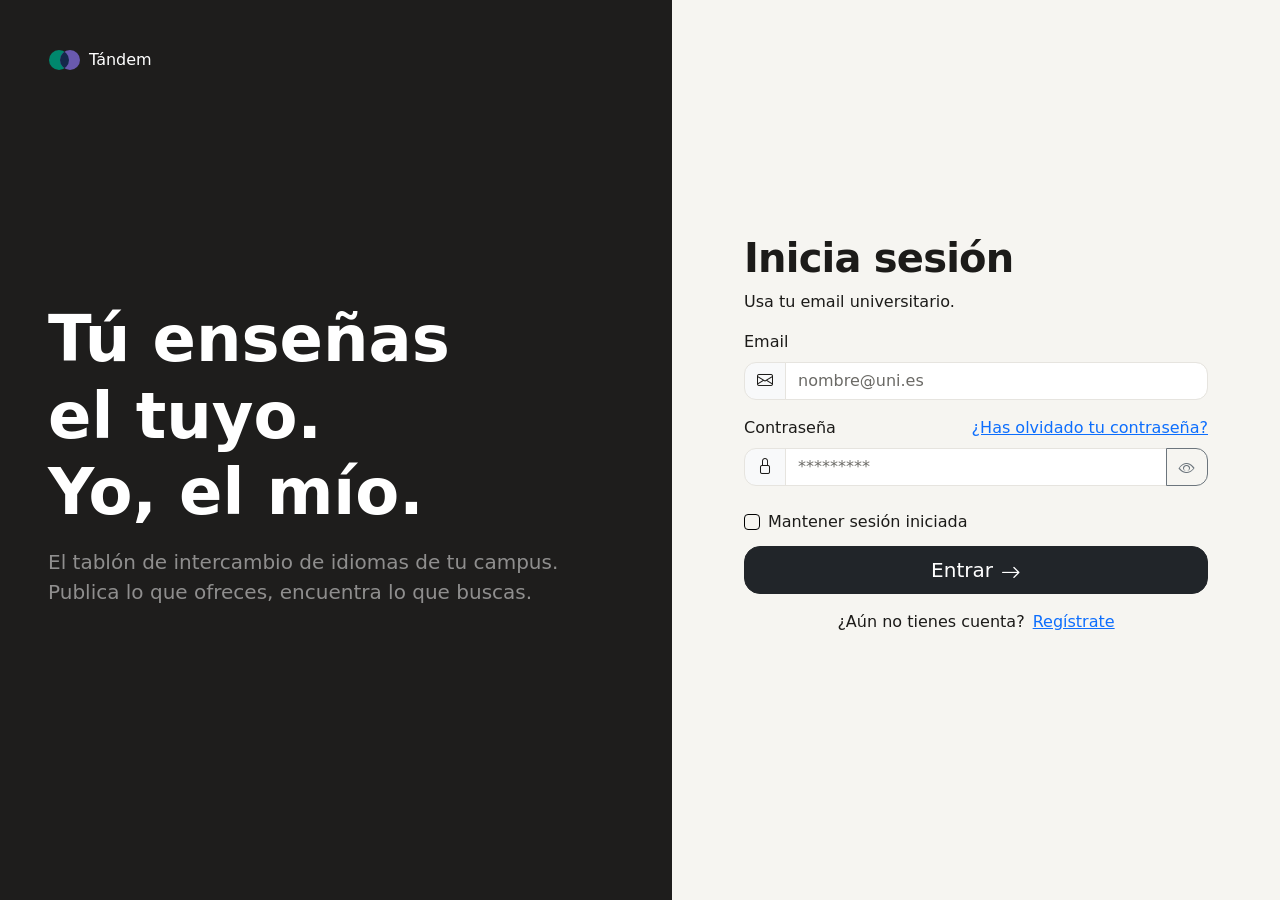
<file: index.html>
<!DOCTYPE html>
<html lang="es">
<head>
	<meta charset="UTF-8">
	<meta name="viewport" content="width=device-width, initial-scale=1.0">
	<title>Tándem</title>
	<meta http-equiv="refresh" content="0; url=src/login.html">
	<link rel="canonical" href="src/login.html">
</head>
<body>
	<p>Redirigiendo… Si no ocurre automáticamente, <a href="src/login.html">entra aquí</a>.</p>
</body>
</html>
</file>
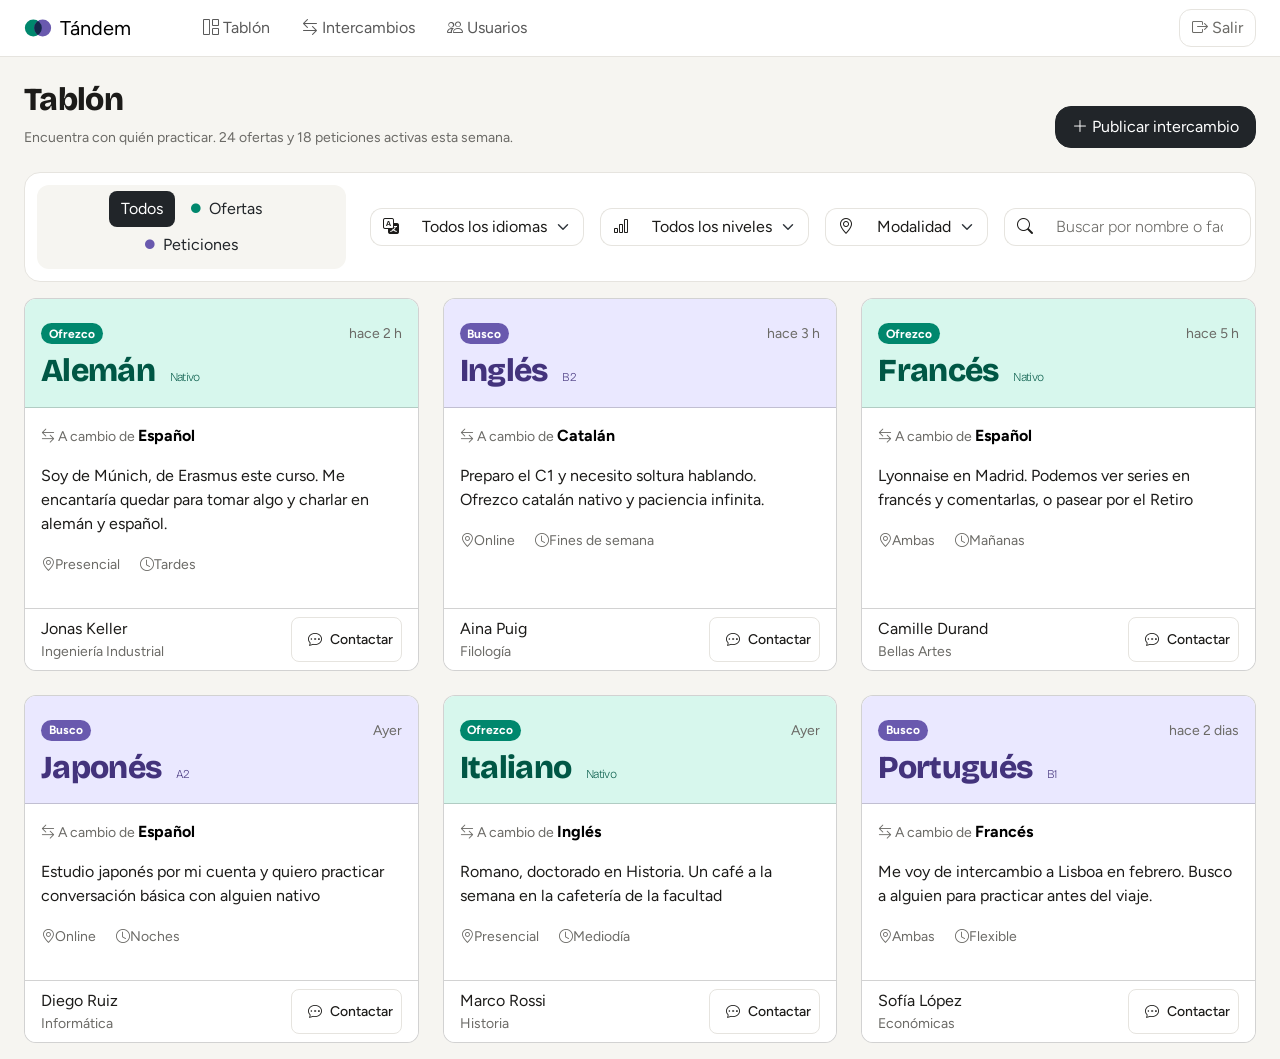
<file: src/dashboard.html>
<!DOCTYPE html>
<html lang="es">
<head>
	<meta charset="UTF-8">
	<meta name="viewport" content="width=device-width, initial-scale=1.0">
	<title>Tablón · Tándem</title>
	<link rel="preconnect" href="https://fonts.googleapis.com">
	<link rel="preconnect" href="https://fonts.gstatic.com" crossorigin>
	<link href="https://fonts.googleapis.com/css2?family=Bricolage+Grotesque:opsz,wght@12..96,600;12..96,800&family=Figtree:wght@400;500;600&display=swap" rel="stylesheet">
	<link href="https://cdn.jsdelivr.net/npm/bootstrap@5.3.7/dist/css/bootstrap.min.css" rel="stylesheet" integrity="sha384-LN+7fdVzj6u52u30Kp6M/trliBMCMKTyK833zpbD+pXdCLuTusPj697FH4R/5mcr" crossorigin="anonymous">
	<link href="https://cdn.jsdelivr.net/npm/bootstrap-icons@1.13.2/font/bootstrap-icons.min.css" rel="stylesheet">
	<link href="../css/base.css" rel="stylesheet">
	<link href="../css/dashboard.css" rel="stylesheet">
	<script type="module" src="../js/dashboard.js"></script>
</head>
<body>
	<header class="navbar navbar-expand-lg sticky-top bg-white border-bottom">
		<div class="container-fluid px-4">
			<a class="navbar-brand d-flex align-items-center  gap-2" href="dashboard.html">
				<img src="../media/logo.svg" alt="" width="28" height="28">
				Tándem
			</a>
			<button class="navbar-toggler" type="button"
					data-bs-toggle="collapse"
					data-bs-target="#mainMenu"
					aria-controls="mainMenu"
					aria-expanded="false"
					aria-label="Abrir menu">
				<span class="navbar-toggler-icon"></span>
			</button>
			<div id="mainMenu" class="collapse navbar-collapse">
				<nav class="ms-lg-5">
					<ul class="navbar-nav gap-lg-3">
						<li class="nav-item"><a class="nav-link" href="./dashboard.html" aria-current="page">
							<i class="bi bi-grid-1x2" aria-hidden="true"></i>
								Tablón
							</a></li>
						<li class="nav-item"><a class="nav-link" href="./intercambios.html">
							<i class="bi bi-arrow-left-right" aria-hidden="true"></i>
								Intercambios
							</a></li>
						<li class="nav-item"><a class="nav-link" href="./usuarios.html">
							<i class="bi bi-people" aria-hidden="true"></i>
								Usuarios
							</a></li>
					</ul>
				</nav>
				<div class="d-flex ms-lg-auto align-items-center gap-lg-3">
					<span id="user-chip" class="d-none d-flex border rounded-5 shadow-sm p-2">
						<span id="user-initials" class="p-1 bg-black text-white rounded-circle"></span>
						<span id="user-email" class="p-1 small"></span>
					</span>
					<a href="./login.html" class="btn btn-logout">
					<i class="bi bi-box-arrow-right" aria-hidden="true"></i>
						Salir
					</a>
				</div>	
			</div>
		</div>
	</header>

	<main class="px-4 pt-4">
		<header class="d-lg-flex align-items-center justify-content-between mb-4">
			<div>
				<h1 class="fs-2 mb-2">Tablón</h1>
				<p class="text-body-secondary small mb-0">Encuentra con quién practicar. 24 ofertas y 18 peticiones activas esta semana.</p>
			</div>
			<button type="button" class="btn btn-dark py-2 px-3 mt-auto rounded-3 bi-plus-lg"> Publicar intercambio</button>
		</header>

		<search class="p-1 my-3  border rounded-3 bg-white">
			<form class="d-lg-flex align-items-center gap-lg-3" id="form-filter">
				<fieldset class="type-filter p-2" role="group">
					<legend class="visually-hidden">Tipo de intercambio</legend>
					<div class="btn bg-body border-0">
						<input type="radio" name="type" id="type-all" value="all" checked class="btn-check">
						<label for="type-all" class="btn btn-outline-dark rounded-1 border-0">Todos</label>

						<input type="radio" name="type" id="type-offer" value="offer" class="btn-check">
						<label for="type-offer" class="btn btn-outline-dark rounded-1 b border-0 d-inline-flex align-items-center gap-2">
								<i class="bi bi-circle-fill dot-offer"></i>Ofertas
						</label>

						<input type="radio" name="type" id="type-request" value="request" class="btn-check">
						<label for="type-request" class="btn btn-outline-dark rounded-1 b border-0 d-inline-flex align-items-center gap-2">
								<i class="bi bi-circle-fill dot-request"></i>Peticiones
						</label>

				</div>

				</fieldset>

				<label for="language-filter" class="visually-hidden">Idioma</label>
					<div class="input-group flex-nowrap w-auto">
						<span class="input-group-text bg-white border-end-0"><i class="bi bi-translate" aria-hidden="true"></i></span>
						<select id="language-filter" name="language" class="form-select w-auto bg-white border-start-0">
							<option value="all">Todos los idiomas</option>
						</select>
					</div>

				<label for="level-filter" class="visually-hidden">Nivel</label>
					<div class="input-group flex-nowrap w-auto">
						<span class="input-group-text bg-white border-end-0"><i class="bi bi-bar-chart" aria-hidden="true"></i></span>
						<select id="level-filter" name="level" class="form-select  w-auto bg-white bi-bar-chart border-start-0">
							<option value="all">Todos los niveles</option>
						</select>
					</div>

				<label for="modality-filter" class="visually-hidden">Modalidad</label>
					<div class="input-group flex-nowrap w-auto">
						<span class="input-group-text bg-white border-end-0"><i class="bi bi-geo-alt" aria-hidden="true"></i></span>
						<select id="modality-filter" name="modality" class="form-select w-auto bg-white border-start-0">
							<option value="all">Modalidad</option>
						</select>
					</div>

				<label for="search-filter" class="visually-hidden">Buscar</label>
				<div class="input-group flex-nowrap flex-grow-1 w-auto">
					<span class="input-group-text border-end-0 bg-white"><i aria-hidden="true" class="bi bi-search"></i></span>
					<input type="search" id="search-filter" name="q" placeholder="Buscar por nombre o facultad" class="form-control border-start-0 bg-white">
				</div>

			</form>
		</search>

		<ul id="card-list" class="row g-4 list-unstyled">
			<!-- Tarjetas renderizadas por JS -->
		</ul>

		<template id="card-template">
			<li class="col-12 col-md-6 col-lg-4">
				<article class="card h-100 bg-white">
					<header class="card-header">
						<div class="d-flex justify-content-between mt-3">
							<span class="badge" data-field="type"></span>
							<time data-field="date" class="text-body-secondary small"></time>
						</div>
						<h2 class="mt-2">
							<span data-field="language"></span>
							<span data-field="level" class="ms-2"></span>
						</h2>
					</header>

					<div class="card-body">
						<p class="text-body-secondary small mb-0 pb-3 bi bi-arrow-left-right"> A cambio de <strong data-field="exchange" class="fw-bold fs-6 text-black"></strong></p>
						<p data-field="description" class="me-1"></p>
						<p>
							<span data-field="modality" class="bi bi-geo-alt pe-3 text-body-secondary small"></span>
							<span data-field="availability" class="bi bi-clock text-body-secondary small"></span>
						</p>
					</div>

					<footer class="card-footer d-flex justify-content-between bg-white">
						<div>
							<span data-field="initials"></span>
							<p data-field="user-name" class="mb-0"></p>
							<p data-field="faculty" class="mb-0 text-body-secondary small"></p>
						</div>
						<button type="button" class="btn btn-contact btn-sm"
								 style="--bs-btn-padding-y: .5rem; --bs-btn-padding-x: .5rem;"><i class="bi bi-chat-dots mx-2"></i>Contactar</button>
					</footer>
				</article>
			</li>
		</template>
	</main>

	<script src="https://cdn.jsdelivr.net/npm/bootstrap@5.3.7/dist/js/bootstrap.bundle.min.js" integrity="sha384-ndDqU0Gzau9qJ1lfW4pNLlhNTkCfHzAVBReH9diLvGRem5+R9g2FzA8ZGN954O5Q" crossorigin="anonymous"></script>
</body>
</html>
</file>
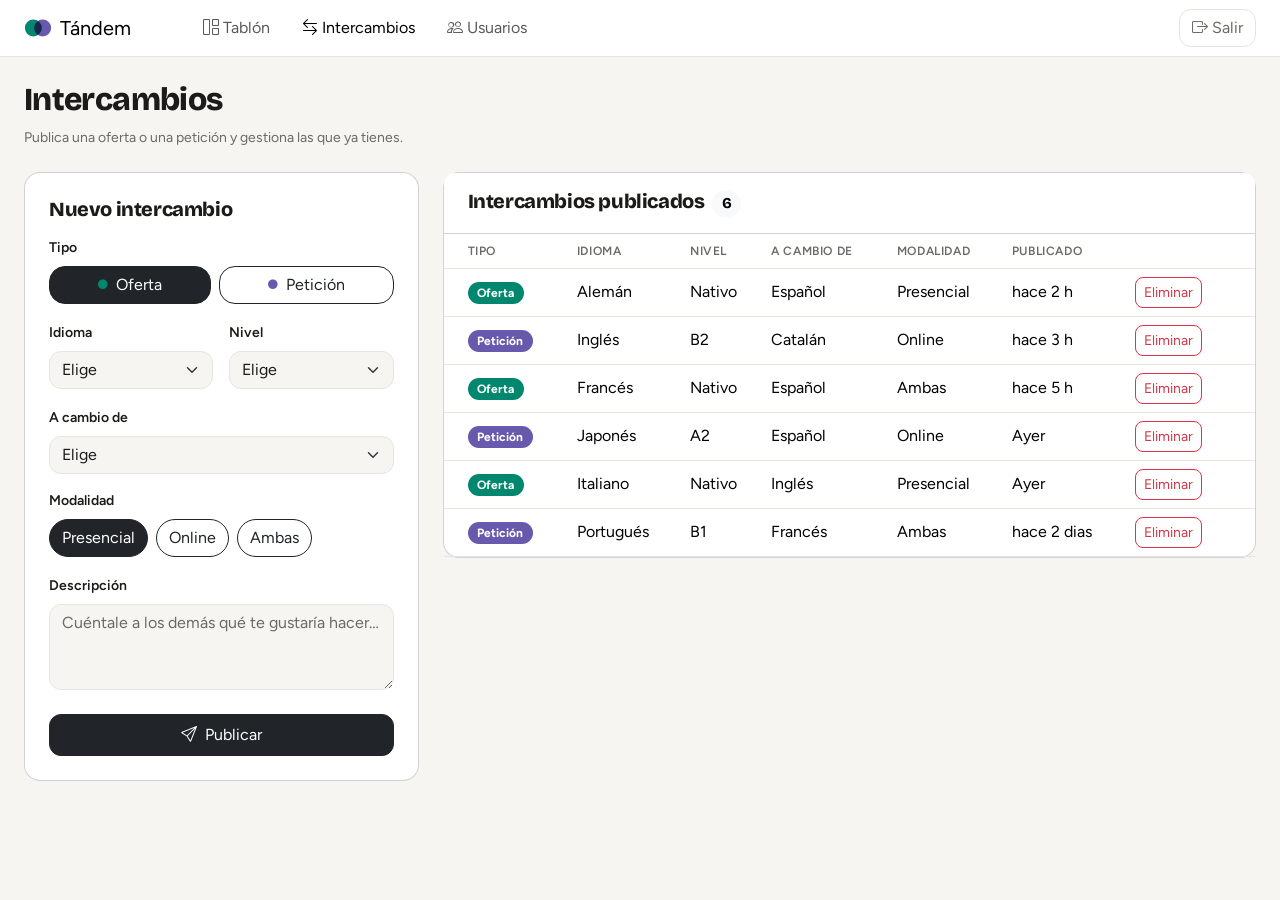
<file: src/intercambios.html>
<!DOCTYPE html>
<html lang="es">
<head>
	<meta charset="UTF-8">
	<meta name="viewport" content="width=device-width, initial-scale=1.0">
	<title>Intercambios · Tándem</title>

	<link rel="preconnect" href="https://fonts.googleapis.com">
	<link rel="preconnect" href="https://fonts.gstatic.com" crossorigin>
	<link href="https://fonts.googleapis.com/css2?family=Bricolage+Grotesque:opsz,wght@12..96,600;12..96,800&family=Figtree:wght@400;500;600&display=swap" rel="stylesheet">

	<link href="https://cdn.jsdelivr.net/npm/bootstrap@5.3.7/dist/css/bootstrap.min.css" rel="stylesheet" integrity="sha384-LN+7fdVzj6u52u30Kp6M/trliBMCMKTyK833zpbD+pXdCLuTusPj697FH4R/5mcr" crossorigin="anonymous">
	<link href="https://cdn.jsdelivr.net/npm/bootstrap-icons@1.13.2/font/bootstrap-icons.min.css" rel="stylesheet">

	<link href="../css/base.css" rel="stylesheet">
	<link href="../css/dashboard.css" rel="stylesheet">
	<link href="../css/intercambios.css" rel="stylesheet">

	<script type="module" src="../js/intercambios.js"></script>
</head>
<body>
	<header class="navbar navbar-expand-lg sticky-top bg-white border-bottom">
		<div class="container-fluid px-4">
			<a class="navbar-brand d-flex align-items-center gap-2" href="dashboard.html">
				<img src="../media/logo.svg" alt="" width="28" height="28">
				Tándem
			</a>
			<button class="navbar-toggler" type="button"
					data-bs-toggle="collapse"
					data-bs-target="#mainMenu"
					aria-controls="mainMenu"
					aria-expanded="false"
					aria-label="Abrir menu">
				<span class="navbar-toggler-icon"></span>
			</button>
			<div id="mainMenu" class="collapse navbar-collapse">
				<nav class="ms-lg-5">
					<ul class="navbar-nav gap-lg-3">
						<li class="nav-item"><a class="nav-link" href="dashboard.html">
							<i class="bi bi-grid-1x2" aria-hidden="true"></i>
								Tablón
							</a></li>
						<li class="nav-item"><a class="nav-link active" href="intercambios.html" aria-current="page">
							<i class="bi bi-arrow-left-right" aria-hidden="true"></i>
								Intercambios
							</a></li>
						<li class="nav-item"><a class="nav-link" href="usuarios.html">
							<i class="bi bi-people" aria-hidden="true"></i>
								Usuarios
							</a></li>
					</ul>
				</nav>
					<div class="d-flex ms-lg-auto align-items-center gap-lg-3">
						<span id="user-chip" class="d-none d-flex border rounded-5 shadow-sm p-2">
							<span id="user-initials" class="p-1 bg-black text-white rounded-circle"></span>
							<span id="user-email" class="p-1 small"></span>
						</span>
						<a href="./login.html" class="btn btn-logout">
						<i class="bi bi-box-arrow-right" aria-hidden="true"></i>
							Salir
					</a>
				</div>	

			</div>
		</div>
	</header>

	<main class="px-4 pt-4 pb-5">
		<header class="mb-4">
			<h1 class="fs-2 mb-2">Intercambios</h1>
			<p class="text-body-secondary small mb-0">Publica una oferta o una petición y gestiona las que ya tienes.</p>
		</header>

		<div class="row g-4 align-items-start">
			<section class="col-12 col-lg-4">
				<div class="card bg-white p-4">
					<h2 class="fs-5 mb-3">Nuevo intercambio</h2>

					<form id="exchange-form">
						<div class="mb-3">
							<p class="form-label">Tipo</p>
							<div class="d-flex gap-2">
								<input type="radio" class="btn-check" name="type" id="new-offer" value="offer" checked>
								<label class="btn btn-outline-dark rounded-3 flex-fill d-inline-flex align-items-center justify-content-center gap-2" for="new-offer">
									<i class="bi bi-circle-fill dot-offer"></i>Oferta
								</label>
								<input type="radio" class="btn-check" name="type" id="new-request" value="request">
								<label class="btn btn-outline-dark rounded-3 flex-fill d-inline-flex align-items-center justify-content-center gap-2" for="new-request">
									<i class="bi bi-circle-fill dot-request"></i>Petición
								</label>
							</div>
						</div>

						<div class="row g-3 mb-3">
							<div class="col-6">
								<label for="language" class="form-label">Idioma</label>
								<select id="language" name="language" class="form-select" required>
									<option value="">Elige</option>
								</select>
							</div>
							<div class="col-6">
								<label for="level" class="form-label">Nivel</label>
								<select id="level" name="level" class="form-select" required>
									<option value="">Elige</option>
								</select>
							</div>
						</div>

						<div class="mb-3">
							<label for="exchange" class="form-label">A cambio de</label>
							<select id="exchange" name="exchange" class="form-select" required>
								<option value="">Elige</option>
							</select>
						</div>

						<div class="mb-3">
							<p class="form-label">Modalidad</p>
							<div class="d-flex flex-wrap gap-2">
								<input type="radio" class="btn-check" name="modality" id="mod-in-person" value="in-person" checked>
								<label class="btn btn-outline-dark rounded-5" for="mod-in-person">Presencial</label>
								<input type="radio" class="btn-check" name="modality" id="mod-online" value="online">
								<label class="btn btn-outline-dark rounded-5" for="mod-online">Online</label>
								<input type="radio" class="btn-check" name="modality" id="mod-both" value="both">
								<label class="btn btn-outline-dark rounded-5" for="mod-both">Ambas</label>
							</div>
						</div>

						<div class="mb-4">
							<label for="description" class="form-label">Descripción</label>
							<textarea id="description" name="description" class="form-control" rows="3" placeholder="Cuéntale a los demás qué te gustaría hacer…" required></textarea>
						</div>

						<button type="submit" class="btn btn-dark w-100 py-2">
							<i class="bi bi-send me-2" aria-hidden="true"></i>Publicar
						</button>
					</form>
				</div>
			</section>

			<section class="col-12 col-lg-8">
				<div class="card bg-white ">
					<header class="card-header bg-white py-3 px-4">
						<h2 class="fs-5 mb-0">
							Intercambios publicados
							<span id="exchange-count" class="badge rounded-pill text-bg-light ms-1">0</span>
						</h2>
					</header>
					<div class=" table-responsive position-relative">
						<table class="table align-middle mb-0 exchanges-table">
							<thead>
								<tr>
									<th scope="col">Tipo</th>
									<th scope="col">Idioma</th>
									<th scope="col">Nivel</th>
									<th scope="col">A cambio de</th>
									<th scope="col">Modalidad</th>
									<th scope="col">Publicado</th>
									<th scope="col"><span class="visually-hidden">Acciones</span></th>
								</tr>
							</thead>
							<tbody id="exchange-table"></tbody>
						</table>
					</div>
				</div>
			</section>
		</div>
	</main>

	<script src="https://cdn.jsdelivr.net/npm/bootstrap@5.3.7/dist/js/bootstrap.bundle.min.js" integrity="sha384-ndDqU0Gzau9qJ1lfW4pNLlhNTkCfHzAVBReH9diLvGRem5+R9g2FzA8ZGN954O5Q" crossorigin="anonymous"></script>
</body>
</html>
</file>
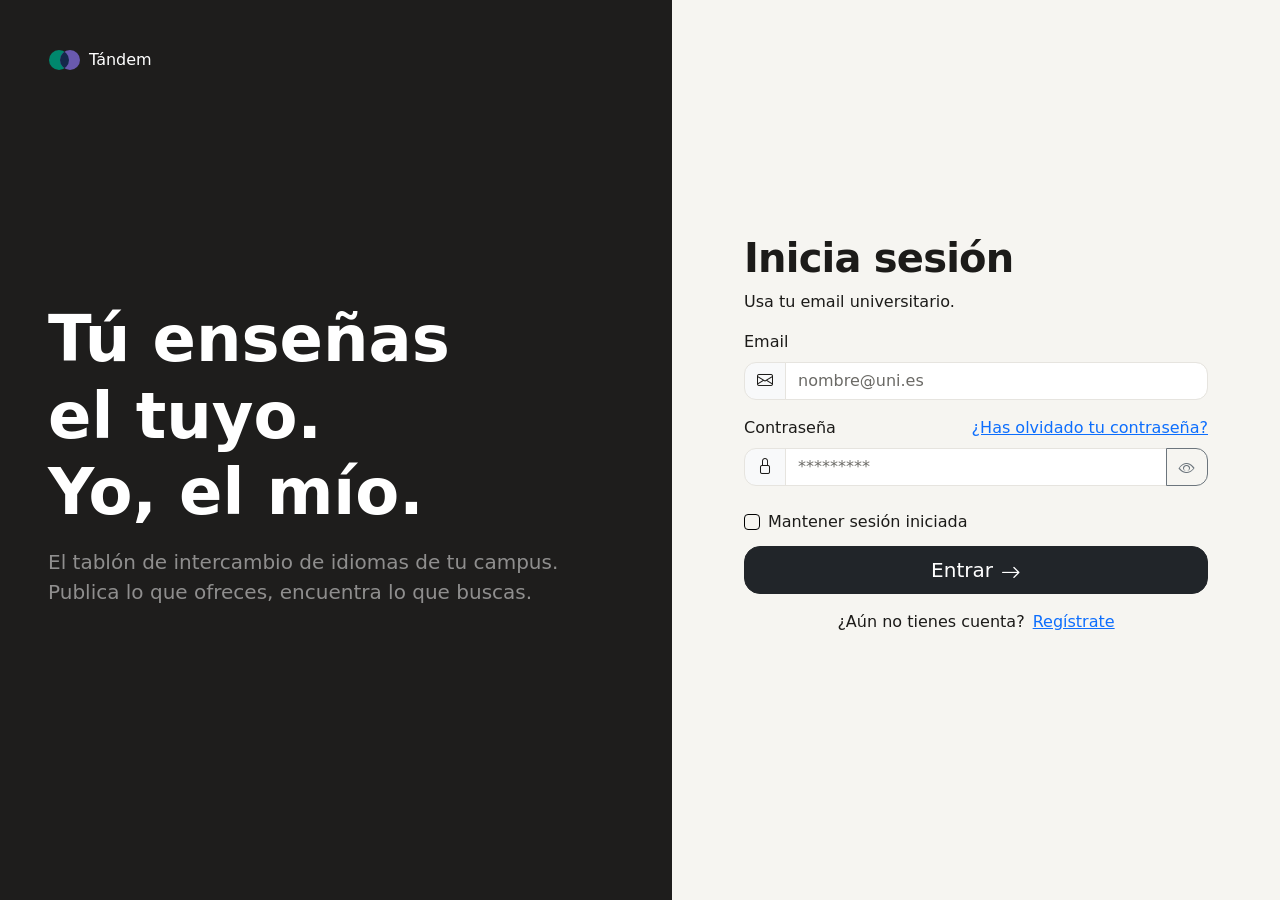
<file: src/login.html>
<!DOCTYPE html>
<html lang="es">
<head>
    <meta charset="UTF-8">
    <meta name="viewport" content="width=device-width, initial-scale=1.0">
    <link rel="stylesheet" href="https://cdn.jsdelivr.net/npm/bootstrap-icons@1.11.3/font/bootstrap-icons.min.css">
    <link href="https://cdn.jsdelivr.net/npm/bootstrap@5.3.3/dist/css/bootstrap.min.css" rel="stylesheet">
    <link rel="stylesheet" href="../css/base.css">
    <link rel="stylesheet" href="../css/login.css">
    <script type="module" src="../js/login.js" defer></script>
    <title>Login</title>
</head>
<body>
    <main class="container-fluid">
        <div class="row vh-100">
            <aside id="brand-pannel" class="col lg-6 d-none d-lg-flex flex-column p-5">
                <div class="d-flex align-items-center gap-2">
                    <img src="../media/logo.svg" alt="logotipo">
                    <p class="text-white m-0">Tándem</p>
                </div>
                <div class="my-auto">
                    <p class="display-3 fw-bold 1h-1 text-white">
                        Tú enseñas <br> el tuyo. <br>
                        Yo, el mío.
                    </p>
                    <p class="fs-5 text-white-50">
                        El tablón de intercambio de idiomas de tu campus. <br>
                        Publica lo que ofreces, encuentra lo que buscas.
                    </p>
                </div>
            </aside>
            <section id="login_pannel" class="col d-flex justify-content-center align-items-center px-3">
                <div class="w-100 login-box">
                    <h1>
                        Inicia sesión
                    </h1>
                    <p>
                        Usa tu email universitario.
                    </p>
                    <form id="login-form">
                        <div class="d-flex row">
                            <label for="email" class="form-label">Email</label>
                            <div class="input-group">
                                <span class="input-group-text"> <i class="bi bi-envelope" aria-hidden="true"></i></span>
                                
                                <input type="email" name="email" id="email" placeholder="nombre@uni.es" class="form-control bg-white">
                            </div>
                        </div>
                        
                        <div class="d-flex row py-3">
                            <div class="d-flex justify-content-between">
                                <label for="password" class="form-label">Contraseña</label>
                                <a href="#">¿Has olvidado tu contraseña?</a>
                            </div>
                            <div class="input-group">
                                <span class="input-group-text"> <i class="bi bi-lock" aria-hidden="true"></i></span>
                                <input type="password" name="password" id="password" placeholder="*********" class="form-control bg-white">
                                <button type="button" class="btn btn-outline-secondary" id="toggle-password" aria-label="Mostrar contraseña">
                                    <i class="bi bi-eye" id="eye-icon" aria-hidden="true"></i>
                                </button>
                            </div>
                        </div>
                        
                        <div class="py-2 form-check">
                            <input type="checkbox" name="still" id="still" class="form-check-input">
                            <label for="still" class="form-check-label">Mantener sesión iniciada</label>
                        </div>
                        
                        <button id="btn-enter" type="submit" class="btn btn-dark w-100 btn-lg mt-1 d-flex align-items-center justify-content-center gap-2">Entrar <i class="bi bi-arrow-right" aria-hidden="true"></i></button>
                    </form>
                    <p class=" d-flex justify-content-center gap-2 py-3">
                        ¿Aún no tienes cuenta?
                        <a href="">Regístrate</a>
                    </p>
                </div>
            </section>
        </div>
    </main>
    <script src="https://cdn.jsdelivr.net/npm/bootstrap@5.3.3/dist/js/bootstrap.bundle.min.js"></script>
</body>
</html>
</file>
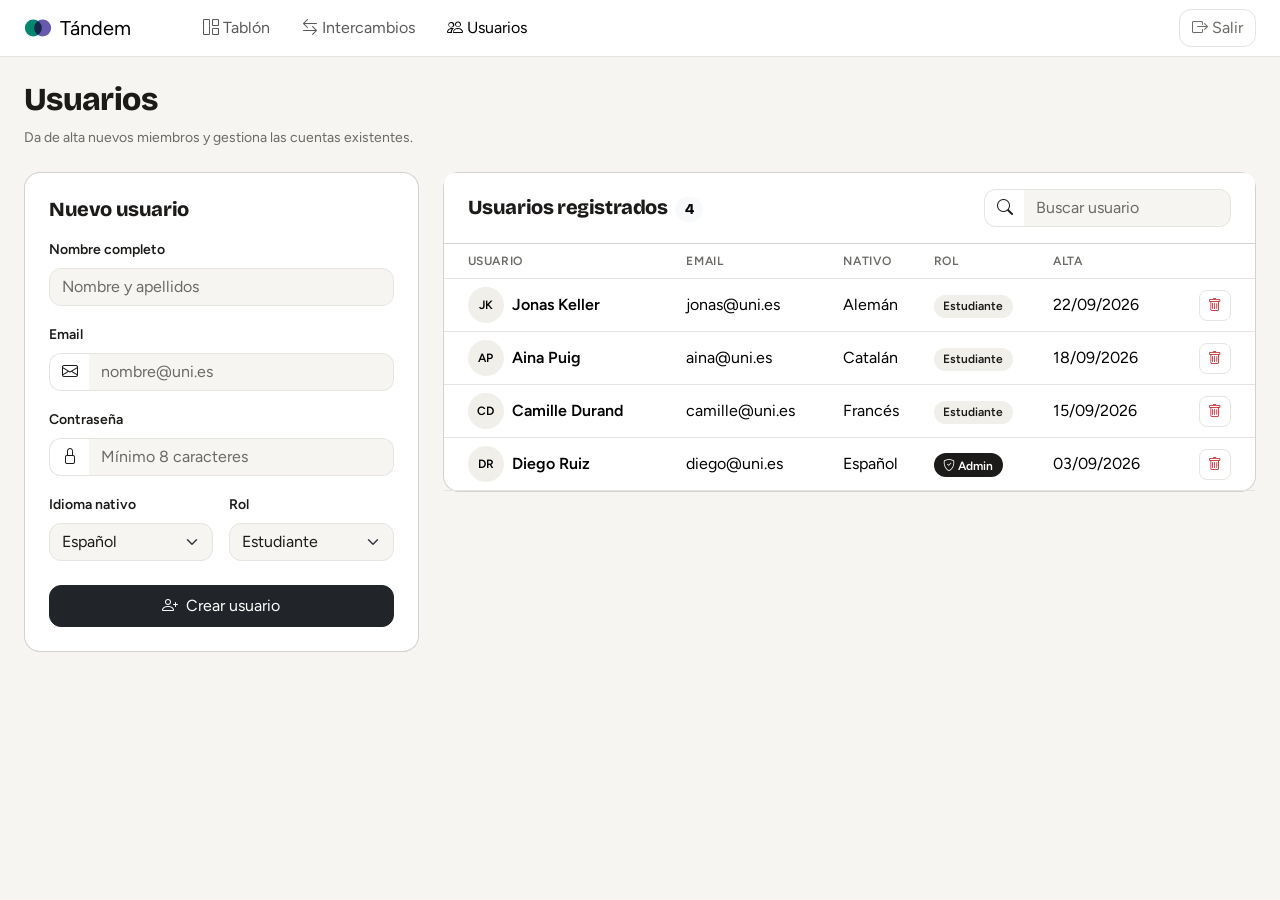
<file: src/usuarios.html>
<!DOCTYPE html>
<html lang="es">
<head>
	<meta charset="UTF-8">
	<meta name="viewport" content="width=device-width, initial-scale=1.0">
	<title>Usuarios · Tándem</title>
	<link rel="preconnect" href="https://fonts.googleapis.com">
	<link rel="preconnect" href="https://fonts.gstatic.com" crossorigin>
	<link href="https://fonts.googleapis.com/css2?family=Bricolage+Grotesque:opsz,wght@12..96,600;12..96,800&family=Figtree:wght@400;500;600&display=swap" rel="stylesheet">
	<link href="https://cdn.jsdelivr.net/npm/bootstrap@5.3.7/dist/css/bootstrap.min.css" rel="stylesheet" integrity="sha384-LN+7fdVzj6u52u30Kp6M/trliBMCMKTyK833zpbD+pXdCLuTusPj697FH4R/5mcr" crossorigin="anonymous">
	<link href="https://cdn.jsdelivr.net/npm/bootstrap-icons@1.13.2/font/bootstrap-icons.min.css" rel="stylesheet">
	<link href="../css/base.css" rel="stylesheet">
	<link href="../css/dashboard.css" rel="stylesheet">
	<link href="../css/usuarios.css" rel="stylesheet">
	<script type="module" src="../js/usuarios.js"></script>
</head>
<body>
	<header class="navbar navbar-expand-lg sticky-top bg-white border-bottom">
		<div class="container-fluid px-4">
			<a class="navbar-brand d-flex align-items-center gap-2" href="dashboard.html">
				<img src="../media/logo.svg" alt="" width="28" height="28">
				Tándem
			</a>
			<button class="navbar-toggler" type="button"
					data-bs-toggle="collapse"
					data-bs-target="#mainMenu"
					aria-controls="mainMenu"
					aria-expanded="false"
					aria-label="Abrir menu">
				<span class="navbar-toggler-icon"></span>
			</button>
			<div id="mainMenu" class="collapse navbar-collapse">
				<nav class="ms-lg-5">
					<ul class="navbar-nav gap-lg-3">
						<li class="nav-item"><a class="nav-link" href="dashboard.html">
							<i class="bi bi-grid-1x2" aria-hidden="true"></i>
								Tablón
							</a></li>
						<li class="nav-item"><a class="nav-link" href="intercambios.html">
							<i class="bi bi-arrow-left-right" aria-hidden="true"></i>
								Intercambios
							</a></li>
						<li class="nav-item"><a class="nav-link active" href="usuarios.html" aria-current="page">
							<i class="bi bi-people" aria-hidden="true"></i>
								Usuarios
							</a></li>
					</ul>
				</nav>
			<div class="d-flex ms-lg-auto align-items-center gap-lg-3">
					<span id="user-chip" class="d-none d-flex border rounded-5 shadow-sm p-2">
						<span id="user-initials" class="p-1 bg-black text-white rounded-circle"></span>
						<span id="user-email" class="p-1 small"></span>
					</span>
					<a href="./login.html" class="btn btn-logout">
					<i class="bi bi-box-arrow-right" aria-hidden="true"></i>
						Salir
					</a>
				</div>	
			</div>
		</div>
	</header>

	<main class="px-4 pt-4 pb-5">
		<header class="mb-4">
			<h1 class="fs-2 mb-2">Usuarios</h1>
			<p class="text-body-secondary small mb-0">Da de alta nuevos miembros y gestiona las cuentas existentes.</p>
		</header>

		<div class="row g-4 align-items-start">
			<section class="col-12 col-lg-4">
				<div class="card bg-white p-4">
					<h2 class="fs-5 mb-3">Nuevo usuario</h2>
					<form id="user-form" novalidate>
						<div class="mb-3">
							<label for="user-name" class="form-label">Nombre completo</label>
							<input type="text" id="user-name" name="name" class="form-control" placeholder="Nombre y apellidos" required>
							<div class="invalid-feedback">Escribe el nombre y los apellidos.</div>
						</div>

						<div class="mb-3">
							<label for="user-email" class="form-label">Email</label>
							<div class="input-group has-validation">
								<span class="input-group-text bg-white border-end-0"><i class="bi bi-envelope" aria-hidden="true"></i></span>
								<input type="email" id="user-email" name="email" class="form-control border-start-0" placeholder="nombre@uni.es" required>
								<div id="email-feedback" class="invalid-feedback">Escribe un email válido.</div>
							</div>
						</div>

						<div class="mb-3">
							<label for="user-password" class="form-label">Contraseña</label>
							<div class="input-group has-validation">
								<span class="input-group-text bg-white border-end-0"><i class="bi bi-lock" aria-hidden="true"></i></span>
								<input type="password" id="user-password" name="password" class="form-control border-start-0" placeholder="Mínimo 8 caracteres" minlength="8" required>
								<div class="invalid-feedback">La contraseña debe tener al menos 8 caracteres.</div>
							</div>
						</div>

						<div class="row g-3 mb-4">
							<div class="col-6">
								<label for="user-language" class="form-label">Idioma nativo</label>
								<select id="user-language" name="nativeLanguage" class="form-select"></select>
							</div>
							<div class="col-6">
								<label for="user-role" class="form-label">Rol</label>
								<select id="user-role" name="role" class="form-select"></select>
							</div>
						</div>

						<button type="submit" class="btn btn-dark w-100 py-2">
							<i class="bi bi-person-plus me-2" aria-hidden="true"></i>Crear usuario
						</button>
					</form>
				</div>
			</section>

			<section class="col-12 col-lg-8">
				<div class="card bg-white">
					<header class="card-header bg-white d-md-flex align-items-center justify-content-between gap-3 py-3 px-4">
						<h2 class="fs-5 mb-2 mb-md-0">
							Usuarios registrados
							<span id="user-count" class="badge rounded-pill text-bg-light ms-1">0</span>
						</h2>
						<label for="user-search" class="visually-hidden">Buscar usuario</label>
						<div class="input-group flex-nowrap w-auto">
							<span class="input-group-text bg-white border-end-0"><i class="bi bi-search" aria-hidden="true"></i></span>
							<input type="search" id="user-search" name="q" class="form-control border-start-0" placeholder="Buscar usuario">
						</div>
					</header>

					<div class="table-responsive position-relative">
						<table class="table align-middle mb-0 users-table">
							<thead>
								<tr>
									<th scope="col">Usuario</th>
									<th scope="col">Email</th>
									<th scope="col">Nativo</th>
									<th scope="col">Rol</th>
									<th scope="col">Alta</th>
									<th scope="col"><span class="visually-hidden">Acciones</span></th>
								</tr>
							</thead>
							<tbody id="user-list">
								<!-- Filas renderizadas por JS -->
							</tbody>
						</table>
					</div>
				</div>
			</section>
		</div>

		<template id="user-row-template">
			<tr>
				<td>
					<div class="d-flex align-items-center gap-2">
						<span data-field="initials" class="avatar"></span>
						<span data-field="name" class="fw-semibold"></span>
					</div>
				</td>
				<td data-field="email"></td>
				<td data-field="nativeLanguage"></td>
				<td>
					<span class="badge role-badge">
						<i class="bi bi-shield-check" aria-hidden="true"></i>
						<span data-field="role"></span>
					</span>
				</td>
				<td><time data-field="createdAt"></time></td>
				<td class="text-end">
					<button type="button" class="btn btn-sm btn-delete" data-action="delete" aria-label="Eliminar usuario">
						<i class="bi bi-trash" aria-hidden="true"></i>
					</button>
				</td>
			</tr>
		</template>
	</main>

	<div id="delete-modal" class="modal fade" tabindex="-1" aria-labelledby="delete-modal-title">
		<div class="modal-dialog modal-dialog-centered">
			<div class="modal-content border-0 p-4">
				<div class="modal-icon mb-3"><i class="bi bi-trash" aria-hidden="true"></i></div>
				<h2 id="delete-modal-title" class="fs-4 mb-2">¿Eliminar este usuario?</h2>
				<p class="text-body-secondary mb-4">
					<strong id="delete-name" class="text-black"></strong> (<span id="delete-email"></span>) dejará de tener acceso. Esta acción no se puede deshacer.
				</p>
				<div class="d-flex justify-content-end gap-2">
					<button type="button" class="btn btn-outline-secondary bg-white text-black px-4" data-bs-dismiss="modal">Cancelar</button>
					<button type="button" id="confirm-delete" class="btn btn-danger px-4">
						<i class="bi bi-trash me-1" aria-hidden="true"></i>Eliminar
					</button>
				</div>
			</div>
		</div>
	</div>

	<div class="toast-container position-fixed bottom-0 end-0 p-3">
		<div id="user-toast" class="toast text-bg-dark border-0" role="status" aria-live="polite" aria-atomic="true">
			<div class="d-flex align-items-start gap-3 p-3">
				<i class="bi bi-check-circle-fill fs-4 toast-icon" aria-hidden="true"></i>
				<div class="flex-grow-1">
					<strong id="toast-title" class="d-block">Usuario creado</strong>
					<span id="toast-message" class="small"></span>
				</div>
				<button type="button" class="btn-close btn-close-white" data-bs-dismiss="toast" aria-label="Cerrar"></button>
			</div>
		</div>
	</div>

	<script src="https://cdn.jsdelivr.net/npm/bootstrap@5.3.7/dist/js/bootstrap.bundle.min.js" integrity="sha384-ndDqU0Gzau9qJ1lfW4pNLlhNTkCfHzAVBReH9diLvGRem5+R9g2FzA8ZGN954O5Q" crossorigin="anonymous"></script>
</body>
</html>
</file>
<file: css/base.css>
:root {
	--color-offer: #00876d;
	--color-offer-bg: #d7f7ed;
	--color-offer-text: #005745;

	--color-request: #6959ae;
	--color-request-bg: #eae8ff;
	--color-request-text: #43337c;

	--color-danger: #c92f33;
	--color-danger-bg: #ffe7e4;
	--color-fondo-marca: #1e1d1c;

	/* Neutros */
	--color-ink: #1c1b19;
	--color-muted: #6b6a66;
	--color-border: #e6e4df;
	--color-surface: #ffffff;
	--color-page: #f6f5f1;
	--color-subtl: #f1efea;
	/* Tipografía */
	--font-heading: "Bricolage Grotesque", system-ui, sans-serif;
	--font-body: "Figtree", system-ui, sans-serif;

	/* Formas y sombras */
	--radius-sm: 0.5rem;
	--radius: 0.75rem;
	--radius-lg: 1rem;
	--radius-pill: 999px;
	--shadow-sm: 0 1px 2px rgb(0 0 0 / 0.05);
	--shadow: 0 4px 16px rgb(0 0 0 / 0.08);

	/* Animaciones */
	--transition: 150ms ease;

	/* Bootstrap variables */
	--bs-body-font-family: var(--font-body);
	--bs-body-color: var(--color-ink);
	--bs-body-bg: var(--color-page);
	--bs-body-bg-rgb: 246, 245, 241;
	--bs-secondary-color: var(--color-muted);
	--bs-border-color: var(--color-border);
	--bs-border-radius: var(--radius);
	--bs-border-radius-sm: var(--radius-sm);
	--bs-border-radius-lg: var(--radius-lg);
	--bs-danger: var(--color-danger);
}

h1,
h2,
h3,
h4,
h5,
h6 {
	font-family: var(--font-heading);
	font-weight: 800;
	letter-spacing: -0.02em;
}
</file>
<file: css/dashboard.css>
.btn-logout {
	--bs-btn-color: var(--color-muted);
	--bs-btn-border-color: var(--color-border);
	--bs-btn-hover-color: var(--color-danger);
	--bs-btn-hover-bg: var(--color-danger-bg);
	--bs-btn-hover-border-color: var(--color-danger);
	--bs-btn-active-color: var(--color-danger);
	--bs-btn-active-bg: var(--color-danger-bg);
	--bs-btn-active-border-color: var(--color-danger);
}

.btn-contact {
	--bs-btn-color: var(--color-ink);
	--bs-btn-bg: white;
	--bs-btn-border-color: var(--color-border);
	--bs-btn-hover-color: var(--color-ink);
	--bs-btn-hover-bg: var(--color-surface);
	--bs-btn-hover-border-color: var(--color-muted);
	--bs-btn-active-color: var(--color-ink);
	--bs-btn-active-bg: var(--color-border);
	--bs-btn-active-border-color: var(--color-muted);
	--bs-btn-padding-x: 0.875rem;
	--bs-btn-font-weight: 500;
}

.dot-offer {
	color: var(--color-offer);
	font-size: 0.6em;
}



.dot-request {
	color: var(--color-request);
	font-size: 0.6em;
}

#search-filter::placeholder {
	color: var(--color-muted);
	font-weight: 300;
}

[data-field="level"] {
	font-size: 0.75rem;
	font-weight: 200;

}

.offer {
	--type-main: var(--color-offer);
	--type-bg: var(--color-offer-bg);
	--type-text: var(--color-offer-text);
}

.request {
	--type-main: var(--color-request);
	--type-bg: var(--color-request-bg);
	--type-text: var(--color-request-text);
}

.card .badge {
	background-color: var(--type-main);
}

.card .card-header {
	background-color: var(--type-bg);
	color: var(--type-text)
}

.btn-contact {
	--bs-btn-hover-border-color: var(--type-text);
	--bs-btn-hover-bg: var(--type-bg)
}
</file>
<file: css/intercambios.css>
/* tarjetas con las esquinas igual que el resto de la web */
.card {
	--bs-card-border-radius: var(--radius-lg);
}

/* etiquetas del formulario */
#exchange-form .form-label {
	font-size: 0.875rem;
	font-weight: 600;
}

#exchange-form ::placeholder {
	color: var(--color-muted);
}

/* tabla */
.exchanges-table {
	--bs-table-bg: transparent;
}

.exchanges-table thead th {
	color: var(--color-muted);
	font-size: 0.75rem;
	font-weight: 600;
	letter-spacing: 0.05em;
	text-transform: uppercase;
}

.exchanges-table th:first-child,
.exchanges-table td:first-child {
	padding-left: 1.5rem;
}

.exchanges-table th:last-child,
.exchanges-table td:last-child {
	padding-right: 1.5rem;
}

/* etiquetas oferta / petición (los colores salen de .offer y .request de dashboard.css) */
.exchanges-table .badge {
	border-radius: var(--radius-pill);
	padding: 0.45em 0.8em;
}

/* animación: las filas aparecen suavemente */
@keyframes aparecer {
	from { opacity: 0; }
	to   { opacity: 1; }
}

.exchanges-table tbody tr {
	animation: aparecer 0.4s;
}
</file>
<file: css/login.css>
#brand-pannel{
    background-color: var(--color-fondo-marca);
}

.login-box {
    max-width: 29rem;
}

.form-check-input{
    border-color: black;
}

.form-check-input:checked{
    background-color:black;
    border-color: black;
}

.btn .bi{
    position: relative;
    top: 2.3px;
}
</file>
<file: css/usuarios.css>
.card {
	--bs-card-border-radius: var(--radius-lg);
}

#user-form .form-label {
	font-size: 0.875rem;
	font-weight: 600;
}

#user-form ::placeholder,
#user-search::placeholder {
	color: var(--color-muted);
}

/* Tabla */
.users-table {
	--bs-table-bg: transparent;
}

.users-table thead th {
	color: var(--color-muted);
	font-size: 0.75rem;
	font-weight: 600;
	letter-spacing: 0.05em;
	text-transform: uppercase;
}

.users-table th:first-child,
.users-table td:first-child {
	padding-left: 1.5rem;
}

.users-table th:last-child,
.users-table td:last-child {
	padding-right: 1.5rem;
}

.avatar {
	display: inline-flex;
	align-items: center;
	justify-content: center;
	flex-shrink: 0;
	width: 2.25rem;
	height: 2.25rem;
	border-radius: var(--radius-pill);
	background-color: var(--color-subtl);
	font-size: 0.75rem;
	font-weight: 600;
}

/* Badges de rol: el JS añade .role-admin o .role-student */
.card .role-badge {
	padding: 0.45em 0.8em;
	border-radius: var(--radius-pill);
	background-color: var(--color-subtl);
	color: var(--color-ink);
	font-weight: 600;
}

.card .role-badge .bi {
	display: none;
}

.card .role-badge.role-admin {
	background-color: var(--color-ink);
	color: var(--color-surface);
}

.card .role-badge.role-admin .bi {
	display: inline;
}

.btn-delete {
	--bs-btn-color: var(--color-danger);
	--bs-btn-border-color: var(--color-border);
	--bs-btn-hover-color: var(--color-danger);
	--bs-btn-hover-bg: var(--color-danger-bg);
	--bs-btn-hover-border-color: var(--color-danger);
	--bs-btn-active-color: var(--color-danger);
	--bs-btn-active-bg: var(--color-danger-bg);
	--bs-btn-active-border-color: var(--color-danger);
}

/* Modal de borrado */
#delete-modal {
	--bs-modal-border-radius: var(--radius-lg);
}

.modal-icon {
	display: flex;
	align-items: center;
	justify-content: center;
	width: 3.5rem;
	height: 3.5rem;
	border-radius: var(--radius);
	background-color: var(--color-danger-bg);
	color: var(--color-danger);
	font-size: 1.5rem;
}

#confirm-delete {
	--bs-btn-bg: var(--color-danger);
	--bs-btn-border-color: var(--color-danger);
	--bs-btn-hover-bg: color-mix(in srgb, var(--color-danger) 85%, black);
	--bs-btn-hover-border-color: color-mix(in srgb, var(--color-danger) 85%, black);
	--bs-btn-active-bg: color-mix(in srgb, var(--color-danger) 75%, black);
	--bs-btn-active-border-color: color-mix(in srgb, var(--color-danger) 75%, black);
}

/* Toast */
#user-toast {
	--bs-toast-border-radius: var(--radius);
	--bs-toast-max-width: 26rem;
	box-shadow: var(--shadow);
}

.toast-icon {
	color: var(--color-offer);
}
</file>
